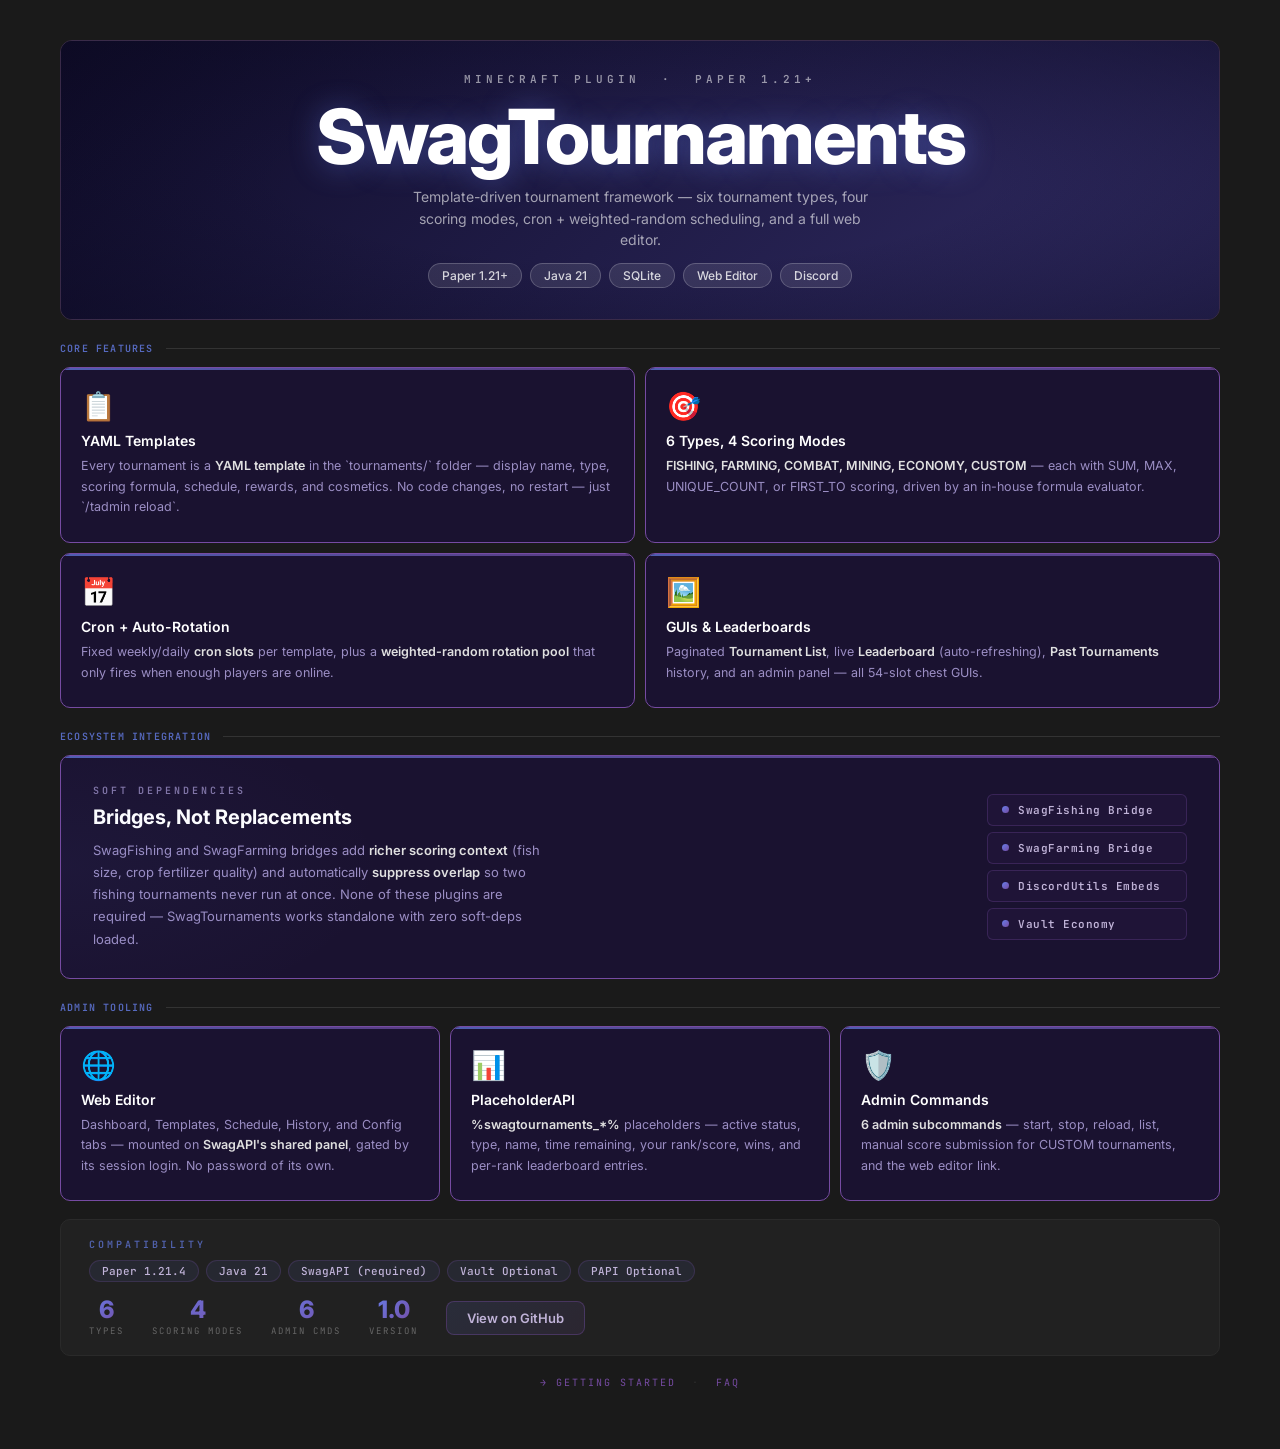
<file: docs/banner.html>
<!DOCTYPE html>
<html lang="en">
<head>
<meta charset="UTF-8">
<meta name="viewport" content="width=device-width, initial-scale=1.0">
<title>SwagTournaments – Overview</title>
<link href="https://fonts.googleapis.com/css2?family=Inter:wght@300;400;500;600;700;800&family=JetBrains+Mono:wght@400;600&display=swap" rel="stylesheet">
<style>
  :root {
    --bg:            #1a1a1a;
    --bg-card:       #1e1e1e;
    --bg-sidebar:    #212121;
    --bg-active:     #1a1230;
    --border:        #2a2a2a;
    --border-dim:    #333;
    --border-accent: #764ba2;
    --purple:        #764ba2;
    --blue:          #667eea;
    --purple-muted:  #9b8ec4;
    --purple-light:  #c0b3d8;
    --text:          #e0e0e0;
    --text-muted:    #999;
    --text-dim:      #666;
    --gold:          #f0c060;
    --green:         #5fe05f;
    --grad:          linear-gradient(135deg, #667eea 0%, #764ba2 100%);
    --font:          'Inter', sans-serif;
    --mono:          'JetBrains Mono', monospace;
  }

  *, *::before, *::after { box-sizing: border-box; margin: 0; padding: 0; }

  body { background: var(--bg); color: var(--text); font-family: var(--font); }

  ::-webkit-scrollbar { width: 6px; }
  ::-webkit-scrollbar-track { background: var(--bg); }
  ::-webkit-scrollbar-thumb { background: var(--purple); border-radius: 3px; }

  .page {
    max-width: 1200px;
    margin: 0 auto;
    padding: 40px 20px 60px;
    display: flex;
    flex-direction: column;
    gap: 12px;
  }

  .section-label {
    display: flex;
    align-items: center;
    gap: 12px;
    margin-top: 10px;
  }
  .section-label span {
    font-family: var(--mono);
    font-size: 10px;
    font-weight: 600;
    letter-spacing: 0.12em;
    text-transform: uppercase;
    color: var(--blue);
    white-space: nowrap;
    opacity: 0.8;
  }
  .section-label::after {
    content: '';
    flex: 1;
    height: 1px;
    background: var(--border-dim);
  }

  /* ── HERO ── */
  .hero {
    position: relative;
    height: 280px;
    border-radius: 12px;
    overflow: hidden;
    border: 1px solid rgba(118,75,162,0.35);
    display: flex;
    align-items: center;
    justify-content: center;
  }
  .hero-bg {
    position: absolute;
    inset: 0;
    background: linear-gradient(135deg, #0f0c29, #302b63, #667eea, #764ba2);
    background-size: 300% 300%;
    animation: gradientShift 8s ease infinite;
  }
  @keyframes gradientShift {
    0%   { background-position: 0% 50%; }
    50%  { background-position: 100% 50%; }
    100% { background-position: 0% 50%; }
  }
  .hero-overlay {
    position: absolute;
    inset: 0;
    background: radial-gradient(ellipse 75% 75% at 50% 50%, transparent 40%, rgba(10,8,30,0.5) 100%);
  }
  .hero-content {
    position: relative;
    z-index: 1;
    text-align: center;
    display: flex;
    flex-direction: column;
    align-items: center;
    gap: 12px;
  }
  .hero-label {
    font-family: var(--mono);
    font-size: 11px;
    font-weight: 600;
    letter-spacing: 4px;
    text-transform: uppercase;
    color: rgba(255,255,255,0.55);
  }
  .hero-title {
    font-size: clamp(48px, 7vw, 76px);
    font-weight: 800;
    letter-spacing: -2px;
    line-height: 1;
    color: #fff;
    text-shadow: 0 2px 30px rgba(102,126,234,0.45);
  }
  .hero-sub {
    font-size: 14px;
    color: rgba(255,255,255,0.6);
    font-weight: 400;
    max-width: 460px;
    line-height: 1.55;
  }
  .hero-pills {
    display: flex;
    gap: 8px;
    flex-wrap: wrap;
    justify-content: center;
  }
  .hero-pill {
    background: rgba(255,255,255,0.1);
    border: 1px solid rgba(255,255,255,0.2);
    border-radius: 20px;
    padding: 4px 13px;
    font-size: 12px;
    font-weight: 500;
    color: rgba(255,255,255,0.8);
  }

  /* ── CARDS ── */
  .grid-2 { display: grid; grid-template-columns: 1fr 1fr;     gap: 10px; }
  .grid-3 { display: grid; grid-template-columns: 1fr 1fr 1fr; gap: 10px; }

  .card {
    background: var(--bg-active);
    border: 1px solid var(--border-accent);
    border-radius: 10px;
    padding: 24px 20px;
    position: relative;
    overflow: hidden;
    transition: border-color 0.2s;
  }
  .card:hover { border-color: var(--blue); }
  a.card-link { text-decoration: none; color: inherit; display: block; height: 100%; }
  a.card-link:hover .card { border-color: var(--blue); }
  a.card-link .card { height: 100%; transition: border-color 0.2s, transform 0.15s; box-sizing: border-box; }
  a.card-link:hover .card { transform: translateY(-2px); }
  .card::before {
    content: '';
    position: absolute;
    top: 0; left: 0; right: 0;
    height: 2px;
    background: var(--grad);
    opacity: 0.7;
  }
  .card-icon { font-size: 28px; margin-bottom: 12px; display: block; line-height: 1; }
  .card-title { font-size: 14px; font-weight: 600; color: #fff; margin-bottom: 7px; }
  .card-desc { font-size: 12.5px; line-height: 1.65; color: var(--purple-muted); }
  .card-desc strong { color: var(--text); font-weight: 600; }

  /* ── WIDE CARD ── */
  .wide-card {
    background: var(--bg-active);
    border: 1px solid var(--border-accent);
    border-radius: 10px;
    padding: 28px 32px;
    display: flex;
    align-items: center;
    gap: 48px;
    position: relative;
    overflow: hidden;
  }
  .wide-card::before {
    content: '';
    position: absolute;
    top: 0; left: 0; right: 0;
    height: 2px;
    background: var(--grad);
    opacity: 0.7;
  }
  .wide-card::after {
    content: '';
    position: absolute;
    inset: 0;
    background: radial-gradient(ellipse 40% 100% at 0% 50%, rgba(102,126,234,0.05) 0%, transparent 70%);
    pointer-events: none;
  }
  .wide-text { flex: 1; }
  .wide-tag {
    font-family: var(--mono);
    font-size: 10px;
    font-weight: 600;
    letter-spacing: 3px;
    text-transform: uppercase;
    color: var(--purple-muted);
    opacity: 0.8;
    margin-bottom: 8px;
  }
  .wide-title { font-size: 20px; font-weight: 700; color: #fff; margin-bottom: 10px; }
  .wide-desc { font-size: 13px; line-height: 1.7; color: var(--purple-muted); max-width: 460px; }
  .wide-desc strong { color: var(--text); font-weight: 600; }

  .tax-stack { display: flex; flex-direction: column; gap: 6px; min-width: 200px; }
  .tax-pill {
    display: flex;
    align-items: center;
    gap: 9px;
    padding: 8px 14px;
    border-radius: 6px;
    border: 1px solid rgba(118,75,162,0.3);
    background: rgba(118,75,162,0.06);
    font-family: var(--mono);
    font-size: 11px;
    font-weight: 600;
    letter-spacing: 0.5px;
    color: var(--purple-light);
  }
  .tdot { width: 7px; height: 7px; border-radius: 50%; flex-shrink: 0; background: var(--grad); }

  /* ── FOOTER BAR ── */
  .footer-bar {
    background: var(--bg-sidebar);
    border: 1px solid var(--border);
    border-radius: 10px;
    padding: 18px 28px;
    display: flex;
    align-items: center;
    justify-content: space-between;
    flex-wrap: wrap;
    gap: 16px;
    margin-top: 6px;
  }
  .footer-left { display: flex; flex-direction: column; gap: 9px; }
  .compat-label {
    font-family: var(--mono);
    font-size: 10px;
    font-weight: 600;
    letter-spacing: 3px;
    text-transform: uppercase;
    color: var(--blue);
    opacity: 0.7;
  }
  .ver-chips { display: flex; gap: 7px; flex-wrap: wrap; }
  .ver-chip {
    padding: 3px 12px;
    border-radius: 20px;
    background: rgba(102,126,234,0.08);
    border: 1px solid rgba(118,75,162,0.25);
    font-size: 11px;
    font-weight: 500;
    color: var(--purple-light);
    font-family: var(--mono);
  }
  .footer-right { display: flex; gap: 28px; align-items: center; }
  .stat-block { text-align: center; }
  .stat-num {
    font-size: 24px;
    font-weight: 800;
    background: var(--grad);
    -webkit-background-clip: text;
    -webkit-text-fill-color: transparent;
    background-clip: text;
    line-height: 1;
  }
  .stat-lbl {
    font-size: 9px;
    letter-spacing: 2px;
    text-transform: uppercase;
    color: var(--text-dim);
    font-family: var(--mono);
    margin-top: 3px;
  }
  .dl-btn {
    padding: 8px 20px;
    background: linear-gradient(135deg, rgba(102,126,234,0.12), rgba(118,75,162,0.12));
    border: 1px solid rgba(118,75,162,0.4);
    border-radius: 8px;
    color: var(--purple-light);
    font-family: var(--font);
    font-size: 13px;
    font-weight: 600;
    cursor: pointer;
    transition: all 0.18s;
  }
  .dl-btn:hover {
    background: linear-gradient(135deg, rgba(102,126,234,0.2), rgba(118,75,162,0.2));
    border-color: var(--purple);
    color: #fff;
    transform: translateY(-1px);
  }

  .chip {
    font-family: var(--mono);
    font-size: 11px;
    background: #252525;
    color: var(--blue);
    padding: 1px 6px;
    border-radius: 4px;
    border: 1px solid var(--border);
  }

  .hint {
    text-align: center;
    font-family: var(--mono);
    font-size: 10px;
    letter-spacing: 2px;
    color: #2e2e2e;
    text-transform: uppercase;
    padding-top: 8px;
  }
</style>
</head>
<body>
<div class="page">

  <!-- HERO -->
  <div class="hero">
    <div class="hero-bg"></div>
    <div class="hero-overlay"></div>
    <div class="hero-content">
      <div class="hero-label">Minecraft Plugin &nbsp;·&nbsp; Paper 1.21+</div>
      <div class="hero-title">SwagTournaments</div>
      <div class="hero-sub">Template-driven tournament framework — six tournament types, four scoring modes, cron + weighted-random scheduling, and a full web editor.</div>
      <div class="hero-pills">
        <span class="hero-pill">Paper 1.21+</span>
        <span class="hero-pill">Java 21</span>
        <span class="hero-pill">SQLite</span>
        <span class="hero-pill">Web Editor</span>
        <span class="hero-pill">Discord</span>
      </div>
    </div>
  </div>

  <!-- CORE FEATURES -->
  <div class="section-label"><span>Core Features</span></div>
  <div class="grid-2">
    <a class="card-link" href="./index.html#/core-features/tournaments">
      <div class="card">
        <span class="card-icon">📋</span>
        <div class="card-title">YAML Templates</div>
        <div class="card-desc">Every tournament is a <strong>YAML template</strong> in the `tournaments/` folder — display name, type, scoring formula, schedule, rewards, and cosmetics. No code changes, no restart — just `/tadmin reload`.</div>
      </div>
    </a>
    <a class="card-link" href="./index.html#/core-features/scoring">
      <div class="card">
        <span class="card-icon">🎯</span>
        <div class="card-title">6 Types, 4 Scoring Modes</div>
        <div class="card-desc"><strong>FISHING, FARMING, COMBAT, MINING, ECONOMY, CUSTOM</strong> — each with SUM, MAX, UNIQUE_COUNT, or FIRST_TO scoring, driven by an in-house formula evaluator.</div>
      </div>
    </a>
    <a class="card-link" href="./index.html#/core-features/scheduling">
      <div class="card">
        <span class="card-icon">📅</span>
        <div class="card-title">Cron + Auto-Rotation</div>
        <div class="card-desc">Fixed weekly/daily <strong>cron slots</strong> per template, plus a <strong>weighted-random rotation pool</strong> that only fires when enough players are online.</div>
      </div>
    </a>
    <a class="card-link" href="./index.html#/core-features/leaderboards">
      <div class="card">
        <span class="card-icon">🖼️</span>
        <div class="card-title">GUIs & Leaderboards</div>
        <div class="card-desc">Paginated <strong>Tournament List</strong>, live <strong>Leaderboard</strong> (auto-refreshing), <strong>Past Tournaments</strong> history, and an admin panel — all 54-slot chest GUIs.</div>
      </div>
    </a>
  </div>

  <!-- INTEGRATIONS -->
  <div class="section-label"><span>Ecosystem Integration</span></div>
  <a href="./index.html#/core-features/integrations" style="text-decoration:none;color:inherit;display:block;">
    <div class="wide-card" style="cursor:pointer;transition:border-color 0.2s,transform 0.15s;" onmouseover="this.style.borderColor='#667eea';this.style.transform='translateY(-2px)'" onmouseout="this.style.borderColor='';this.style.transform=''">
      <div class="wide-text">
        <div class="wide-tag">Soft Dependencies</div>
        <div class="wide-title">Bridges, Not Replacements</div>
        <div class="wide-desc">SwagFishing and SwagFarming bridges add <strong>richer scoring context</strong> (fish size, crop fertilizer quality) and automatically <strong>suppress overlap</strong> so two fishing tournaments never run at once. None of these plugins are required — SwagTournaments works standalone with zero soft-deps loaded.</div>
      </div>
      <div class="tax-stack">
        <div class="tax-pill"><span class="tdot"></span> SwagFishing Bridge</div>
        <div class="tax-pill"><span class="tdot"></span> SwagFarming Bridge</div>
        <div class="tax-pill"><span class="tdot"></span> DiscordUtils Embeds</div>
        <div class="tax-pill"><span class="tdot"></span> Vault Economy</div>
      </div>
    </div>
  </a>

  <!-- TOOLING -->
  <div class="section-label"><span>Admin Tooling</span></div>
  <div class="grid-3">
    <a class="card-link" href="./index.html#/web-editor/overview">
      <div class="card">
        <span class="card-icon">🌐</span>
        <div class="card-title">Web Editor</div>
        <div class="card-desc">Dashboard, Templates, Schedule, History, and Config tabs — mounted on <strong>SwagAPI's shared panel</strong>, gated by its session login. No password of its own.</div>
      </div>
    </a>
    <a class="card-link" href="./index.html#/core-features/placeholders">
      <div class="card">
        <span class="card-icon">📊</span>
        <div class="card-title">PlaceholderAPI</div>
        <div class="card-desc"><strong>%swagtournaments_*%</strong> placeholders — active status, type, name, time remaining, your rank/score, wins, and per-rank leaderboard entries.</div>
      </div>
    </a>
    <a class="card-link" href="./index.html#/commands/admin-commands">
      <div class="card">
        <span class="card-icon">🛡️</span>
        <div class="card-title">Admin Commands</div>
        <div class="card-desc"><strong>6 admin subcommands</strong> — start, stop, reload, list, manual score submission for CUSTOM tournaments, and the web editor link.</div>
      </div>
    </a>
  </div>

  <!-- FOOTER -->
  <div class="footer-bar">
    <div class="footer-left">
      <div class="compat-label">Compatibility</div>
      <div class="ver-chips">
        <span class="ver-chip">Paper 1.21.4</span>
        <span class="ver-chip">Java 21</span>
        <span class="ver-chip">SwagAPI (required)</span>
        <span class="ver-chip">Vault Optional</span>
        <span class="ver-chip">PAPI Optional</span>
      </div>
    </div>
    <div class="footer-right">
      <div class="stat-block">
        <div class="stat-num">6</div>
        <div class="stat-lbl">Types</div>
      </div>
      <div class="stat-block">
        <div class="stat-num">4</div>
        <div class="stat-lbl">Scoring Modes</div>
      </div>
      <div class="stat-block">
        <div class="stat-num">6</div>
        <div class="stat-lbl">Admin Cmds</div>
      </div>
      <div class="stat-block">
        <div class="stat-num">1.0</div>
        <div class="stat-lbl">Version</div>
      </div>
      <a href="https://github.com/swag617/SwagTournaments" target="_blank" style="text-decoration:none;"><button class="dl-btn">View on GitHub</button></a>
    </div>
  </div>

  <div class="hint"><a href="./index.html#/getting-started/installation" style="color:#764ba2;text-decoration:none;font-family:'JetBrains Mono',monospace;font-size:10px;letter-spacing:2px;text-transform:uppercase;">→ getting started</a> &nbsp;·&nbsp; <a href="./index.html#/troubleshooting/faq" style="color:#764ba2;text-decoration:none;font-family:'JetBrains Mono',monospace;font-size:10px;letter-spacing:2px;text-transform:uppercase;">faq</a></div>
</div>
</body>
</html>
</file>
